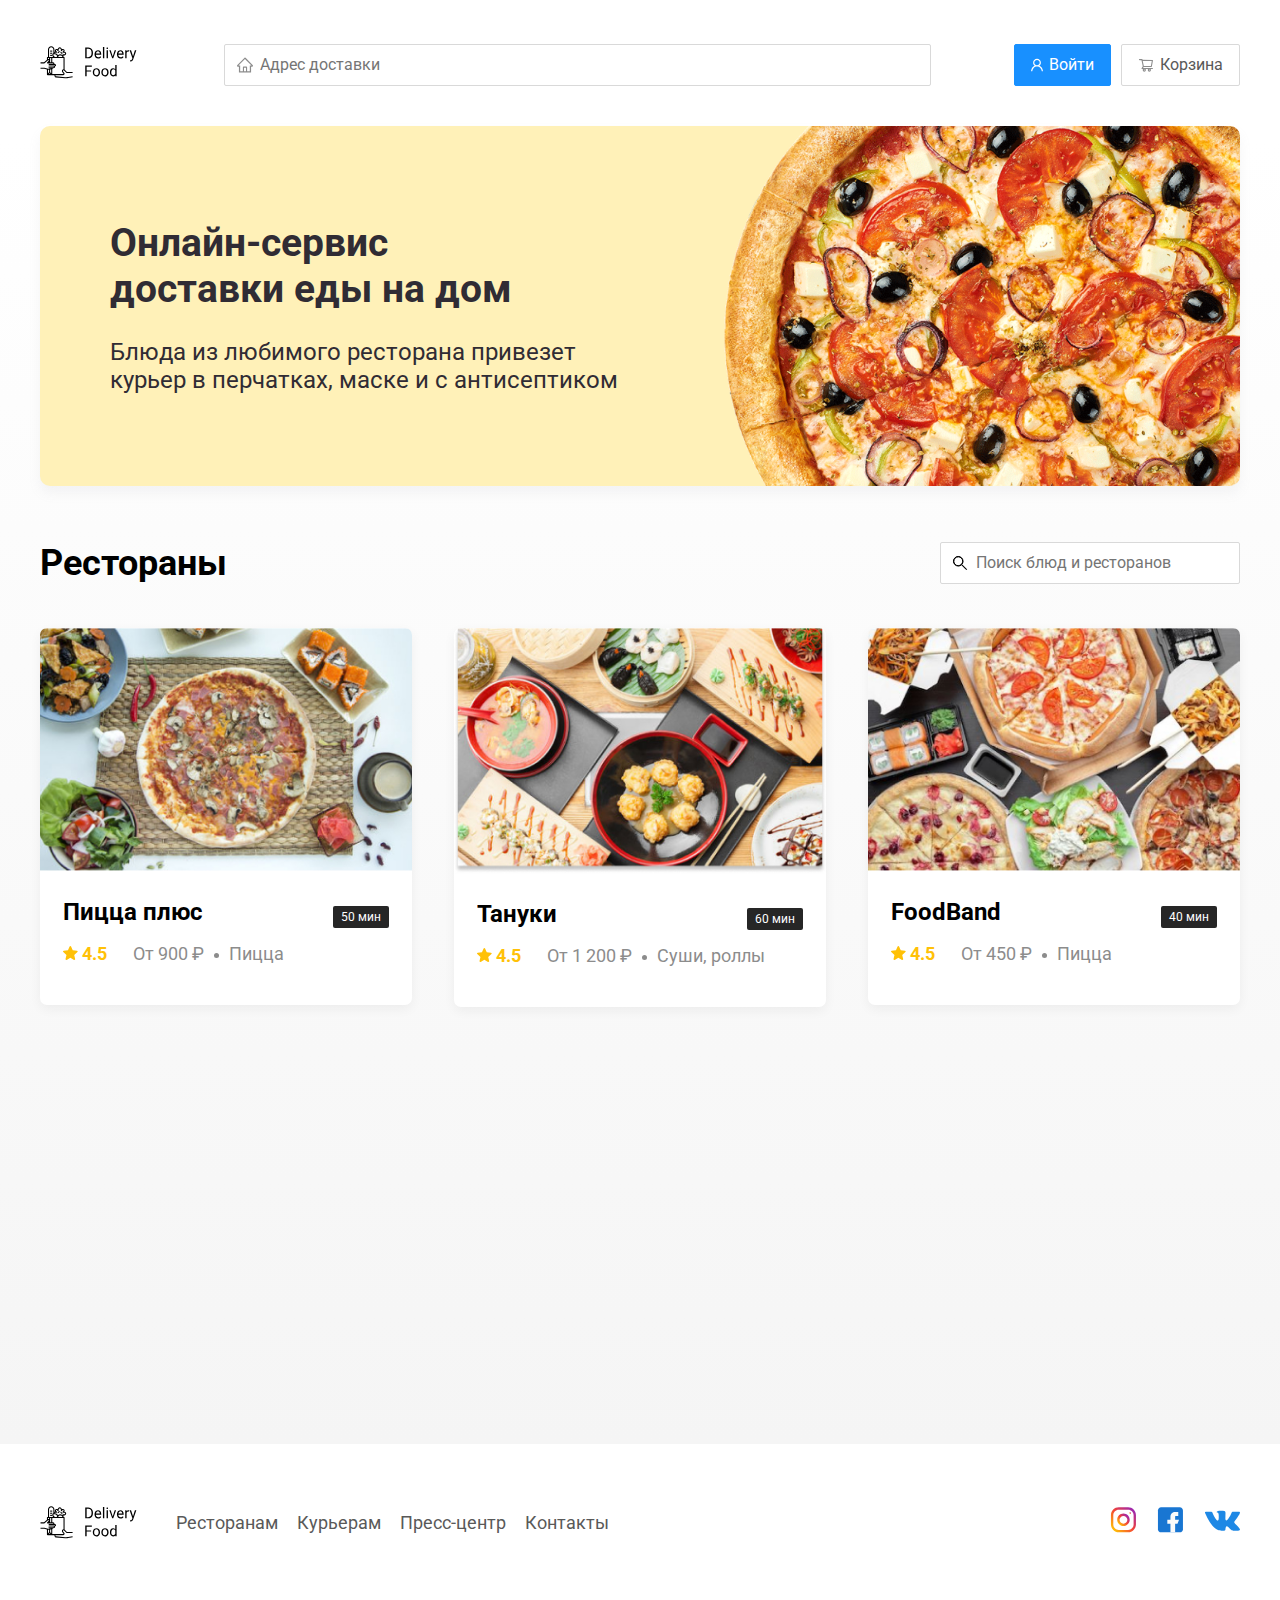
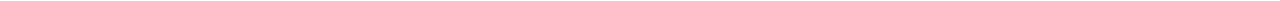
<file: index.html>
<!DOCTYPE html>
<html lang="ru">
<head>
	<meta charset="utf-8">
	<meta name="viewport" content="width-device-width, initial-scale=1.0">
	<title>Delivery Food - Доставка еды на дом</title>
	<link href="https://fonts.googleapis.com/css?family=Roboto:400,700&display=swap&subset=cyrillic" rel="stylesheet">
	<link rel="stylesheet" type="text/css" href="./css/normalize.css">
	<link rel="stylesheet" type="text/css" href="./css/animate.css">
	<link rel="stylesheet" type="text/css" href="./css/style.css">
</head>
<body>
	<!-- Шапка сайта -->
	<div class="container">
		<header class="header">
			<a href="index.html" class="logo"><img src="img/logo.svg" class="logo" alt="logo"></a>
			<input type="text" class="input input-address" placeholder="Адрес доставки">
			<div class="buttons">
				<button class="button button-primary">
					<img src="img/user.svg" alt="user" class="button-icon">
					<span class="button-text">Войти</span>
				</button>
				<button class="button" id="cart-button">
					<img src="img/shopping-cart.svg" alt="shopping-cart" class="button-icon">
					<span class="button-text">Корзина</span>
				</button>
			</div>
		</header>
	</div>
	<!-- /.container -->

	<main class="main">
		<div class="container">
			<section class="promo">
				<h1 class="promo-title">Онлайн-сервис <br/> доставки еды на дом</h1>
				<p class="promo-text">Блюда из любимого ресторана привезет курьер в перчатках, маске и с антисептиком</p>
			</section>

			<section class="restaurants">
				<div class="section-heading">
					<h2 class="section-title">Рестораны</h2>
					<input type="text" class="input input-search" placeholder="Поиск блюд и ресторанов">
				</div>
				<div class="cards">
					<a href="restaurant.html" class="card wow fadeInUp" data-wow-delay="0.2s">
						<img src="img/image.jpg" alt="image" class="card-image">
						<div class="card-text">
							<div class="card-heading">
								<h3 class="card-title">Пицца плюс</h3>
								<span class="card-tag tag">50 мин</span>
							</div>
							<!-- /.card-heading -->
							<div class="card-info">
								<div class="rating">
									<img src="img/rating.svg" alt="rating"> 4.5
								</div>
								<div class="price">От 900 ₽</div>
								<div class="category">Пицца</div>
							</div>
							<!-- /.card-info -->
						</div>
					</a>
					<!-- /.card -->

					<a href="restaurant.html" class="card wow fadeInUp" data-wow-delay="0.4s">
						<img src="img/tanuki.jpg" alt="tanuki" class="card-image">
						<div class="card-text">
							<div class="card-heading">
								<h3 class="card-title">Тануки</h3>
								<span class="card-tag tag">60 мин</span>
							</div>
							<!-- /.card-heading -->
							<div class="card-info">
								<div class="rating">
									<img src="img/rating.svg" alt="rating"> 4.5
								</div>
								<div class="price">От 1 200 ₽</div>
								<div class="category">Суши, роллы</div>
							</div>
							<!-- /.card-info -->
						</div>
					</a>
					<!-- /.card -->

					<a href="restaurant.html" class="card wow fadeInUp" data-wow-delay="0.6s">
						<img src="img/foodband.jpg" alt="foodband" class="card-image">
						<div class="card-text">
							<div class="card-heading">
								<h3 class="card-title">FoodBand</h3>
								<span class="card-tag tag">40 мин</span>
							</div>
							<!-- /.card-heading -->
							<div class="card-info">
								<div class="rating">
								<img src="img/rating.svg" alt="rating"> 4.5
								</div>
								<div class="price">От 450 ₽</div>
								<div class="category">Пицца</div>
							</div>
							<!-- /.card-info -->
						</div>
					</a>
					<!-- /.card -->

					<a href="restaurant.html" class="card wow fadeInUp" data-wow-delay="0.2s">
						<img src="img/pizza.jpg" alt="image" class="card-image">
						<div class="card-text">
							<div class="card-heading">
								<h3 class="card-title">Жадина-пицца</h3>
								<span class="card-tag tag">55 мин</span>
							</div>
							<!-- /.card-heading -->
							<div class="card-info">
								<div class="rating">
									<img src="img/rating.svg" alt="rating"> 4.5
								</div>
								<div class="price">От 500 ₽</div>
								<div class="category">Пицца</div>
							</div>
							<!-- /.card-info -->
						</div>
					</a>
					<!-- /.card -->

					<a href="restaurant.html" class="card wow fadeInUp" data-wow-delay="0.4s">
						<img src="img/combo.jpg" alt="image" class="card-image">
						<div class="card-text">
							<div class="card-heading">
								<h3 class="card-title">Точка еды</h3>
								<span class="card-tag tag">75 мин</span>
							</div>
							<!-- /.card-heading -->
							<div class="card-info">
								<div class="rating">
									<img src="img/rating.svg" alt="rating"> 5
								</div>
								<div class="price">От 1 000 ₽</div>
								<div class="category">Русская кухня</div>
							</div>
							<!-- /.card-info -->
						</div>
					</a>
					<!-- /.card -->

					<a href="restaurant.html" class="card wow fadeInUp" data-wow-delay="0.6s">
						<img src="img/pizzaburger.jpg" alt="image" class="card-image">
						<div class="card-text">
							<div class="card-heading">
								<h3 class="card-title">PizzaBurger</h3>
								<span class="card-tag tag">45 мин</span>
							</div>
							<!-- /.card-heading -->
							<div class="card-info">
								<div class="rating">
									<img src="img/rating.svg"> 4.7
								</div>
								<div class="price">От 700 ₽</div>
								<div class="category">Пицца</div>
							</div>
							<!-- /.card-info -->
						</div>
					</a>
					<!-- /.card -->
				</div>
				<!-- /.cards -->
			</section>
		</div>
	</main>

	<footer class="footer">
		<div class="container">
			<div class="footer-block">
				<img src="img/logo.svg" class="logo footer-logo" alt="logo">
				<nav class="footer-nav">
					<a href="#" class="footer-link">Ресторанам</a>
					<a href="#" class="footer-link">Курьерам</a>
					<a href="#" class="footer-link">Пресс-центр</a>
					<a href="#" class="footer-link">Контакты</a>
				</nav>
				<div class="social-links">
					<a href="#" class="social-link"><img src="img/instagram.svg" alt="instagram"></a>
					<a href="#" class="social-link"><img src="img/facebook.svg" alt="facebook"></a>
					<a href="https://vk.com/tolukbaev99" class="social-link"><img src="img/VK.svg" alt="VK"></a>
				</div>
			</div>
		</div>
	</footer>

	<div class="modal">
		<div class="modal-dialog">
			<div class="modal-header">
				<h3 class="modal-title">Корзина</h3>
				<button class="close">&times;</button>
			</div>
			<div class="modal-body">
				<div class="food-row">
					<span class="food-name">Ролл угорь стандарт</span>
					<strong class="food-price">250 ₽</strong>
					<div class="food-counter">
						<button class="counter-button">-</button>
						<span class="counter">1</span>
						<button class="counter-button">+</button>
					</div>
				</div>
			</div>
			<div class="modal-footer">
				<span class="modal-pricetag">250 ₽</span>
				<div class="footer-buttons">
					<button class="button button-primary">Оформить заказ</button>
					<button class="button">Отмена</button>
				</div>
			</div>
		</div>
	</div>

	<script type="text/javascript" src="js/wow.min.js"></script>
	<script type="text/javascript" src="js/main.js"></script>
</body>
</html>
</file>
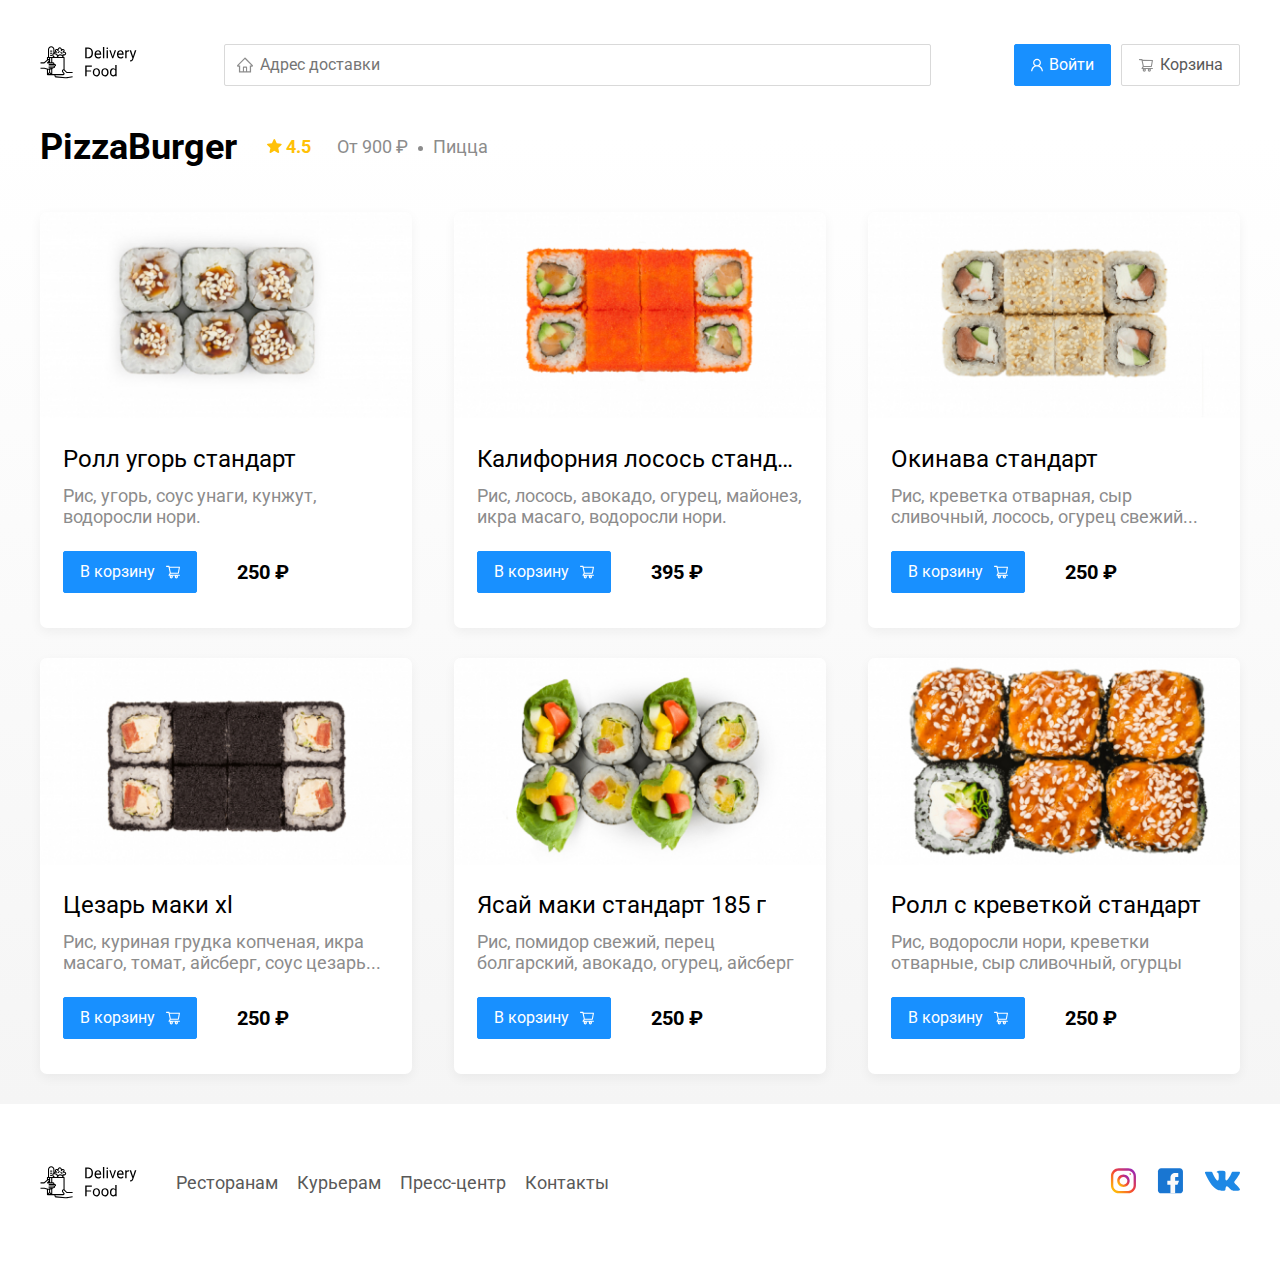
<file: restaurant.html>
<!DOCTYPE html>
<html lang="ru">
<head>
	<meta charset="utf-8">
	<meta name="viewport" content="width-device-width, initial-scale=1.0">
	<title>PizzaBurger - Доставка еды на дом</title>
	<link href="https://fonts.googleapis.com/css?family=Roboto:400,700&display=swap&subset=cyrillic" rel="stylesheet">
	<link rel="stylesheet" type="text/css" href="css/normalize.css">
	<link rel="stylesheet" type="text/css" href="css/animate.css">
	<link rel="stylesheet" type="text/css" href="css/style.css">
</head>
<body>
	<!-- Шапка сайта -->
	<div class="container">
		<header class="header">
			<a href="index.html" class="logo"><img src="img/logo.svg" class="logo" alt="logo"></a>
			<input type="text" class="input input-address" placeholder="Адрес доставки">
			<div class="buttons">
				<button class="button button-primary">
					<img src="img/user.svg" alt="user" class="button-icon">
					<span class="button-text">Войти</span>
				</button>
				<button class="button" id="cart-button">
					<img src="img/shopping-cart.svg" alt="shopping-cart" class="button-icon">
					<span class="button-text">Корзина</span>
				</button>
			</div>
		</header>
	</div>
	<!-- /.container -->

	<main class="main">
		<div class="container">
			<section class="restaurants">
				<div class="section-heading">
					<h2 class="section-title">PizzaBurger</h2>
					<div class="card-info">
								<div class="rating">
									<img src="img/rating.svg" alt="rating"> 4.5
								</div>
								<div class="price">От 900 ₽</div>
								<div class="category">Пицца</div>
						</div>
						<!-- /.card-info -->
					</div>
					<div class="cards">
					<div class="card wow fadeInUp" data-wow-delay="0.2s">
						<img src="img/roll-stan.jpg" alt="image" class="card-image">
						<div class="card-text">
							<div class="card-heading">
								<h3 class="card-title card-title-reg">Ролл угорь стандарт</h3>
							</div>
							<!-- /.card-heading -->
							<div class="card-info">
								<div class="ingredients">Рис, угорь, соус унаги, кунжут, водоросли нори.</div>
							</div>
							<!-- /.card-info -->
							<div class="card-buttons">
								<button class="button button-primary">
									<span class="button-card-text">В корзину</span>
									<img src="img/shopping-cart-white.svg" alt="shopping-cart-white" class="button-card-image">
								</button>
								<strong class="card-price-bold">250 ₽</strong>
							</div>
						</div>
					</div>
					<!-- /.card -->

					<div class="card wow fadeInUp" data-wow-delay="0.4s">
						<img src="img/kalif.jpg" alt="Калифорния" class="card-image">
						<div class="card-text">
							<div class="card-heading">
								<h3 class="card-title card-title-reg">Калифорния лосось стандарт</h3>
							</div>
							<!-- /.card-heading -->
							<div class="card-info">
								<div class="ingredients">Рис, лосось, авокадо, огурец, майонез, икра масаго, водоросли нори.</div>
							</div>
							<!-- /.card-info -->
							<div class="card-buttons">
								<button class="button button-primary">
									<span class="button-card-text">В корзину</span>
									<img src="img/shopping-cart-white.svg" alt="shopping-cart-white" class="button-card-image">
								</button>
								<strong class="card-price-bold">395 ₽</strong>
							</div>
						</div>
					</div>
					<!-- /.card -->

					<div class="card wow fadeInUp" data-wow-delay="0.6s">
						<img src="img/okinava.jpg" alt="Окинава" class="card-image">
						<div class="card-text">
							<div class="card-heading">
								<h3 class="card-title card-title-reg">Окинава стандарт</h3>
							</div>
							<!-- /.card-heading -->
							<div class="card-info">
								<div class="ingredients"> Рис, креветка отварная, сыр сливочный, лосось, огурец свежий...</div>
							</div>
							<!-- /.card-info -->
							<div class="card-buttons">
								<button class="button button-primary">
									<span class="button-card-text">В корзину</span>
									<img src="img/shopping-cart-white.svg" alt="shopping-cart-white" class="button-card-image">
								</button>
								<strong class="card-price-bold">250 ₽</strong>
							</div>
						</div>
					</div>
					<!-- /.card -->

					<div class="card wow fadeInUp" data-wow-delay="0.2s">
						<img src="img/maki.jpg" alt="Цезарь" class="card-image">
						<div class="card-text">
							<div class="card-heading">
								<h3 class="card-title card-title-reg">Цезарь маки хl</h3>
							</div>
							<!-- /.card-heading -->
							<div class="card-info">
								<div class="ingredients">Рис, куриная грудка копченая, икра масаго, томат, айсберг, соус цезарь...</div>
							</div>
							<!-- /.card-info -->
							<div class="card-buttons">
								<button class="button button-primary">
									<span class="button-card-text">В корзину</span>
									<img src="img/shopping-cart-white.svg" alt="shopping-cart-white" class="button-card-image">
								</button>
								<strong class="card-price-bold">250 ₽</strong>
							</div>
						</div>
					</div>
					<!-- /.card -->

					<div class="card wow fadeInUp" data-wow-delay="0.4s">
						<img src="img/yasay.jpg" alt="Ясай маки" class="card-image">
						<div class="card-text">
							<div class="card-heading">
								<h3 class="card-title card-title-reg">Ясай маки стандарт 185 г</h3>
							</div>
							<!-- /.card-heading -->
							<div class="card-info">
								<div class="ingredients">Рис, помидор свежий, перец болгарский, авокадо, огурец, айсберг</div>
							</div>
							<!-- /.card-info -->
							<div class="card-buttons">
								<button class="button button-primary">
									<span class="button-card-text">В корзину</span>
									<img src="img/shopping-cart-white.svg" alt="shopping-cart-white" class="button-card-image">
								</button>
								<strong class="card-price-bold">250 ₽</strong>
							</div>
						</div>
					</div>
					<!-- /.card -->

					<div class="card wow fadeInUp" data-wow-delay="0.6s">
						<img src="img/roll.jpg" alt="image" class="card-image">
						<div class="card-text">
							<div class="card-heading">
								<h3 class="card-title card-title-reg">Ролл с креветкой стандарт</h3>
							</div>
							<!-- /.card-heading -->
							<div class="card-info">
								<div class="ingredients">Рис, водоросли нори, креветки отварные, сыр сливочный, огурцы</div>
							</div>
							<!-- /.card-info -->
							<div class="card-buttons">
								<button class="button button-primary">
									<span class="button-card-text">В корзину</span>
									<img src="img/shopping-cart-white.svg" alt="shopping-cart-white" class="button-card-image">
								</button>
								<strong class="card-price-bold">250 ₽</strong>
							</div>
						</div>
					</div>
					<!-- /.card -->
				</div>
				<!-- /.cards -->
			</section>
		</div>
	</main>

	<footer class="footer">
		<div class="container">
			<div class="footer-block">
				<img src="img/logo.svg" class="logo footer-logo" alt="logo">
				<nav class="footer-nav">
					<a href="#" class="footer-link">Ресторанам</a>
					<a href="#" class="footer-link">Курьерам</a>
					<a href="#" class="footer-link">Пресс-центр</a>
					<a href="#" class="footer-link">Контакты</a>
				</nav>
				<div class="social-links">
					<a href="#" class="social-link"><img src="img/instagram.svg" alt="instagram"></a>
					<a href="#" class="social-link"><img src="img/facebook.svg" alt="facebook"></a>
					<a href="#" class="social-link"><img src="img/VK.svg" alt="VK"></a>
				</div>
			</div>
		</div>
	</footer>

	<div class="modal">
		<div class="modal-dialog">
			<div class="modal-header">
				<h3 class="modal-title">Корзина</h3>
				<button class="close">&times;</button>
			</div>
			<div class="modal-body">
				<div class="food-row">
					<span class="food-name">Ролл угорь стандарт</span>
					<strong class="food-price">250 ₽</strong>
					<div class="food-counter">
						<button class="counter-button">-</button>
						<span class="counter">1</span>
						<button class="counter-button">+</button>
					</div>
				</div>
			</div>
			<div class="modal-footer">
				<span class="modal-pricetag">250 ₽</span>
				<div class="footer-buttons">
					<button class="button button-primary">Оформить заказ</button>
					<button class="button">Отмена</button>
				</div>
			</div>
		</div>
	</div>
	<script type="text/javascript" src="js/wow.min.js"></script>
	<script type="text/javascript" src="js/main.js"></script>
</body>
</html>
</file>
<file: css/style.css>
* {
		box-sizing: border-box;
}

body {
	font-family: 'Roboto', sans-serif;
	padding-top: 44px;
}

.container {
	max-width: 1200px;
	margin: auto;
}

.header {
	display: flex;
	align-items: center;
	justify-content: space-between;
	margin-bottom: 40px;
}

.input {
	background: #FFFFFF;
	border: 1px solid #d9d9d9;
	border-radius: 2px;
	font-size: 16px;
	line-height: 24px;
	padding: 8px;
	padding-left: 35px;
	background-repeat: no-repeat;
	background-position: left 11px center;
}

.input-address {
	flex: 0.8;
	background-image: url(../img/home.svg);
}

.input-search {
	width: 300px;
	background-image: url(../img/search.svg);
	margin-left: auto;
}

.buttons {
	display: flex;
	align-items: center;
}

.button {
	display: flex;
	align-items: center;
	padding: 8px 16px;
	background: #FFFFFF;
	border: 1px solid #d9d9d9;
	box-shadow: 0px 0px 2px rgba(0, 0, 0, 0.0015);
	border-radius: 2px;
	color: #595959;
	font-size: 16px;
	line-height: 24px;
	cursor: pointer;
}

.button-primary {
	background-color: #1890FF;
	border: 1px solid #1890FF;
	color: #FFFFFF;
	margin-right: 10px;
}

.button-icon {
	margin-right: 6px;
}

.button-card-text {
	margin-right: 10px;
}

.promo {
	box-shadow: 0px 7px 12px rgba(158, 158, 163, 0.1);
	background: #FFF1B8 url(../img/promo-image.png) no-repeat top -100px right -247px / 924px;
	border-radius: 10px;
	padding: 68px 70px;
	margin-bottom: 56px;
}

.promo-title {
	font-style: normal;
	font-weight: bold;
	font-size: 39px;
	line-height: 46px;
	color: #302C34;
}

.promo-text {
	max-width: 538px;
	font-style: normal;
	font-weight: normal;
	font-size: 24px;
	line-height: 28px;
	color: #302C34;
}

.section-heading {
	display: flex;
	align-items: center;
	margin-bottom: 44px;
}

.section-title {
	font-style: normal;
	font-weight: bold;
	font-size: 36px;
	line-height: 42px;
	color: #000000;
	margin: 0;
	margin-right: 30px;
}

.cards {
	display: flex;
	flex-wrap: wrap;
	align-items: flex-start;
	justify-content: space-between;
}

.card {
	background: #FFFFFF;
	box-shadow: 0px 4px 12px rgba(0, 0, 0, 0.05);
	border-radius: 7px;
	overflow: hidden;
	margin-bottom: 30px; 
	flex-basis: 31%;
	text-decoration: none;
}

.card-image {
	width: 100%;
	object-fit: cover;
}

.card-text {
	padding-top: 20px;
	padding-bottom: 35px;
	padding-left: 23px;
	padding-right: 23px; 
}

.card-heading {
	display: flex;
	align-items: center;
	justify-content: space-between;
}

.card-title {
	margin: 0;
	font-style: normal;
	font-weight: bold;
	font-size: 24px;
	line-height: 32px;
	color: #000000;
	text-overflow: ellipsis;
	overflow: hidden;
	white-space: nowrap;
	padding-bottom: 10px;
}

.card-title-reg {
	font-weight: 400;
}

.card-tag {
	font-style: normal;
	font-weight: normal;
	font-size: 12px;
	line-height: 20px;
	color: #FFFFFF;
	background: #262626;
	border-radius: 2px;
	padding: 1px 8px;
}

.card-info {
	display: flex;
	align-items: center;
	flex-wrap: wrap;
}

.card-buttons {
	display: flex;
	align-items: center;
	margin-top: 24px;
}

.card-price-bold {
	font-weight: bold;
	font-size: 20px;
	line-height: 32px;
	margin-left: 30px;
}

.rating {
	margin-right: 26px;
	color: #ffc107;
	font-weight: bold;
	font-size: 18px;
	line-height: 32px;
}

.category {
	text-overflow: ellipsis;
	overflow: hidden;
	white-space: nowrap;
	max-width: 150px;
}

.price, .category {
	color: #8C8C8C;
	font-size: 18px;
	line-height: 32px;
}

.price {
	margin-right: 10px;
}

.ingredients {
	color: #8C8C8C;
	font-size: 18px;
	line-height: 21px;
}

.price:after {
	content: "";
	width: 5px;
	height: 5px;
	background-color: #8C8C8C;
	display: inline-block;
	vertical-align: middle;
	border-radius: 50%;
	margin-left: 10px; 
}

.main {
	background: linear-gradient(180deg, rgba(245, 245, 245, 0) 1.04%, #F5F5F5 100%);
}

.footer {
	padding: 60px 0;
}

.footer-block {
	display: flex;
	align-items: center;
	justify-content: space-between;
}

.footer-link {
	display: inline-block;
	color: #595959;
	font-style: normal;
	font-weight: normal;
	font-size: 18px;
	line-height: 21px;
	text-decoration: none;
}

.footer-link:not(:last-child) {
	margin-right: 15px;
}

.footer-nav {
	margin-left: 35px;
	margin-right: auto;
}

.social-links {
	display: flex;
	align-items: center;
}

.social-link:not(:last-child) {
	margin-right: 21px;
}

.modal {
	position: fixed;
	left: 0;
	top: 0;
	width: 100%;
	height: 100%;
	background: rgba(0, 0, 0, 0.4);
	display: none;
}

.is-open {
	display: flex;
}

.modal-dialog {
	max-width: 780px;
	width: 95%;
	background: #FFFFFF;
	border-radius: 5px;
	margin: auto;
	padding: 40px 45px;
}

.modal-header {
	display: flex;
	justify-content: space-between;
	align-items: center;
	margin-bottom: 45px;
}

.modal-title {
	margin: 0;
	font-weight: bold;
	font-size: 36px;
	line-height: 42px;
}

.modal-body {
	margin-bottom: 52px;
}

.close {
	font-size: 36px;
	border: none;
	background-color: transparent;
	cursor: pointer;
}

.food-row {
	display: flex;
	align-items: flex-start;
	justify-content: space-between;
	padding-bottom: 8px;
	border-bottom: 1px solid #d9d9d9;
	margin-bottom: 15px; 
}

.food-name {
	font-weight: normal;
	font-size: 18px;
	line-height: 32px;
}

.food-price {
	margin-left: auto;
	margin-right: 47px;
	font-weight: bold;
	font-size: 20px;
	line-height: 32px;
}

.food-counter {
	display: flex;
	align-items: center;
}

.counter-button {
	display: flex;
	align-items: center;
	justify-content: center;
	width: 39px;
	height: 32px;
	background: #FFFFFF;
	border: 1px solid #40A9FF;
	border-radius: 2px;
	font-weight: normal;
	font-size: 14px;
	line-height: 22px;
	color: #40A9FF;
	cursor: pointer;
}

.counter {
	font-size: 16px;
	line-height: 24px;
	margin-left: 10px;
	margin-right: 10px;
}

.modal-footer {
	display: flex;
	align-items: center;
	justify-content: space-between;
}

.footer-buttons {
	display: flex;
	align-items: center;
}

.modal-pricetag {
	background: #262626;
	border-radius: 5px;
	color: #FFFFFF;
	padding: 15px 20px;
	font-size: 20px;
	line-height: 23px;
}

@media (max-width: 1200px) {
	.container {
		max-width: 960px;
	}
	.promo {
		background-position: center right -300px;
		background-size: 750px;
	}
	.category, .price {
		font-size: 14px;
	}
}

@media (max-width: 992px) {
	.container {
		max-width: 750px;
	}
	.promo {
		padding: 50px;
		background-size: 500px;
		background-position: center right -200px;
	}
	.promo-text {
		font-size: 18px;
		max-width: 400px;
	}
	.card {
		flex-basis: 49%;
	}
	.footer-link {
		font-size: 16px;
	}
}

@media (max-width: 768px) {
	.container {
		max-width: 560px;
	}
	.card-info {
		flex-wrap: wrap;
	}
	.card .rating {
		flex-basis: 100%;
	}
	.card-title {
		font-size: 18px;
	}
	.promo {
		background-size: 400px;
		background-position: bottom 50px right -200px;
	}
	.promo-title {
		font-size: 24px;
		line-height: 1.4;
	}
	.promo-text {
		margin-top: 0;
	}
}

@media (max-width: 578px) {
	.container {
		width: 90%;
	}
	.header {
		flex-wrap: wrap;
	}
	.input-address {
		margin-top: 15px;
		order: 5;
		flex: 1;
	}
	.promo {
		background-image: none;
	}
	.promo-title {
		margin-bottom: 10px;
	}
	.section-title {
		font-size: 20px;
	}
	.card {
		flex-basis: 100%;
	}
	.card-image {
		width: 100%;
	}
	.footer {
		padding: 30px 0;
	}
	.footer-block {
		align-items: flex-start;
	}
	.footer-nav {
		margin-left: 0;
		margin-right: 0;
		order: 0;
		display: flex;
		flex-direction: column;
	}
	.footer-logo {
		margin-right: 15px;
		order: 1;
	}
	.social-links {
		order: 2;
	}
}

@media (max-width: 480px) {
	.button-text {
		display: none;
	}
	.button-icon {
		margin: 0;
	}
	.button {
		min-height: 40px; 
	}
	.promo {
		padding: 20px;
	}
	.section-heading {
		flex-wrap: wrap;
	}
	.footer-block {
		flex-wrap: wrap; 
		flex-direction: column;
		align-items: center;
	}
	.footer-logo {
		order: 0;
		margin-bottom: 20px;
	}
	.footer-nav {
		margin-bottom: 20px;
		text-align: center;
	}
	.footer-link:not(:last-child) {
		margin-right: 0;
	}
}
</file>
